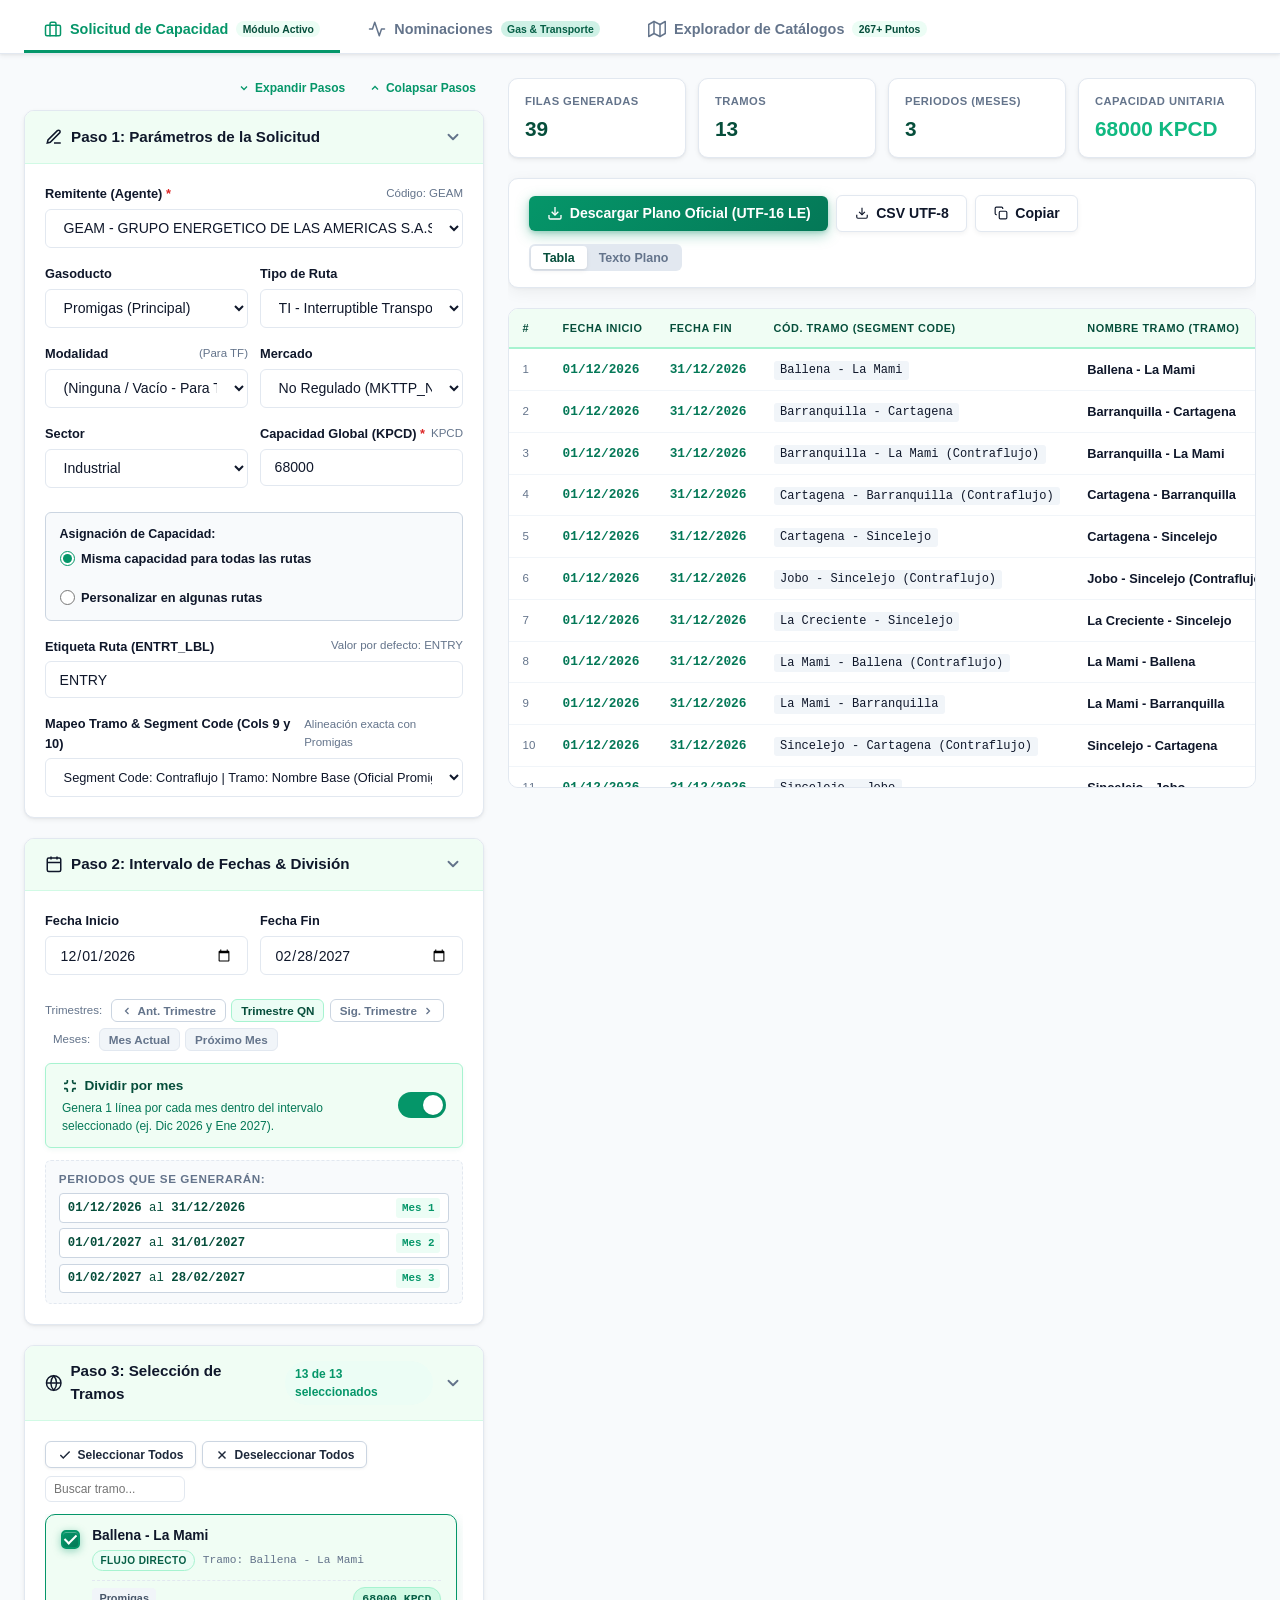
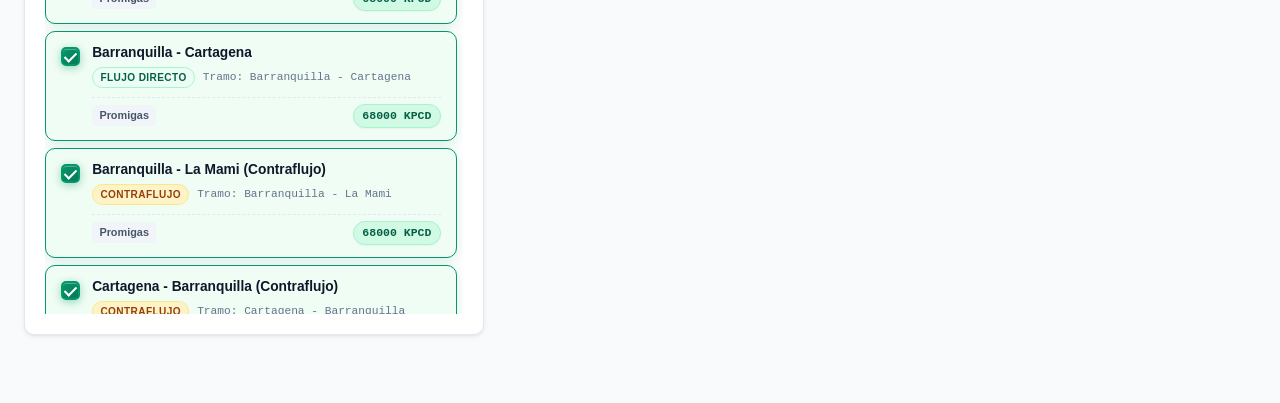
<file: docs/planos-promigas/index.html>
<!DOCTYPE html>



<html lang="es">



<head>



  <meta charset="UTF-8">



  <meta name="viewport" content="width=device-width, initial-scale=1.0">



  <title>Promigas Planos | Solicitud de Capacidad</title>



  <meta name="description" content="Generador oficial de archivos planos CSV para la plataforma de transporte de gas de Promigas. Solicitudes de capacidad, nominaciones y contratos.">



  <link rel="stylesheet" href="styles.css?v=20261027_qn_rev">



  <link rel="icon" type="image/svg+xml" href="promigas-logo.svg">



</head>



<body>







  <!-- Navigation Tabs -->



  <nav class="app-nav">



    <div class="container">



      <div class="nav-tabs" role="tablist">

        <button class="nav-tab-btn active" data-tab="tab-capacity" role="tab" aria-selected="true">

          <svg width="18" height="18" viewBox="0 0 24 24" fill="none" stroke="currentColor" stroke-width="2" stroke-linecap="round" stroke-linejoin="round">

            <rect x="2" y="7" width="20" height="14" rx="2" ry="2"></rect>

            <path d="M16 21V5a2 2 0 0 0-2-2h-4a2 2 0 0 0-2 2v16"></path>

          </svg>

          Solicitud de Capacidad

          <span class="tab-badge">Módulo Activo</span>

        </button>



        <button class="nav-tab-btn" data-tab="tab-nominaciones" role="tab" aria-selected="false">

          <svg width="18" height="18" viewBox="0 0 24 24" fill="none" stroke="currentColor" stroke-width="2" stroke-linecap="round" stroke-linejoin="round">

            <polyline points="22 12 18 12 15 21 9 3 6 12 2 12"></polyline>

          </svg>

          Nominaciones

          <span class="tab-badge" style="background: rgba(16, 185, 129, 0.2); color: #065f46; font-weight: 700;">Gas & Transporte</span>

        </button>



        <button class="nav-tab-btn" data-tab="tab-catalogs" role="tab" aria-selected="false">

          <svg width="18" height="18" viewBox="0 0 24 24" fill="none" stroke="currentColor" stroke-width="2" stroke-linecap="round" stroke-linejoin="round">

            <polygon points="1 6 1 22 8 18 16 22 23 18 23 2 16 6 8 2 1 6"></polygon>

            <line x1="8" y1="2" x2="8" y2="18"></line>

            <line x1="16" y1="6" x2="16" y2="22"></line>

          </svg>

          Explorador de Catálogos

          <span class="tab-badge">267+ Puntos</span>

        </button>

      </div>

    </div>

  </nav>







  <!-- Main Container -->



  <main class="main-content">



    <div class="container">







      <!-- ====================================================================



           TAB 1: SOLICITUD DE CAPACIDAD DE TRANSPORTE (PRIMARY MODULE)



           ==================================================================== -->



      <section id="tab-capacity" class="tab-pane active" role="tabpanel">



        <div class="generator-grid">







          <!-- Left Column: Parameters and Controls -->



          <div class="form-column">







            <!-- Step Accordion Controls -->



            <div class="steps-toggle-bar">



              <button type="button" class="btn-toggle-all-steps" id="btn-expand-all-steps">



                <svg width="12" height="12" viewBox="0 0 24 24" fill="none" stroke="currentColor" stroke-width="2.5"><polyline points="6 9 12 15 18 9"></polyline></svg>



                Expandir Pasos



              </button>



              <button type="button" class="btn-toggle-all-steps" id="btn-collapse-all-steps">



                <svg width="12" height="12" viewBox="0 0 24 24" fill="none" stroke="currentColor" stroke-width="2.5"><polyline points="18 15 12 9 6 15"></polyline></svg>



                Colapsar Pasos



              </button>



            </div>







            <!-- Card 1: Configuration Parameters (Desplegable) -->



            <div class="card card-collapsible" id="card-step-1">



              <div class="card-header" data-toggle="collapse" data-target="#card-step-1" title="Clic para desplegar / colapsar">



                <h3 class="card-title">



                  <svg width="18" height="18" viewBox="0 0 24 24" fill="none" stroke="currentColor" stroke-width="2"><path d="M12 20h9"></path><path d="M16.5 3.5a2.121 2.121 0 0 1 3 3L7 19l-4 1 1-4L16.5 3.5z"></path></svg>



                  Paso 1: Parámetros de la Solicitud



                </h3>



                <div class="card-header-actions">



                  <span class="step-summary-badge" id="step-1-summary">GEAM | TI | 100 KPCD</span>



                  <div class="chevron-icon">



                    <svg width="18" height="18" viewBox="0 0 24 24" fill="none" stroke="currentColor" stroke-width="2.5" stroke-linecap="round" stroke-linejoin="round"><polyline points="6 9 12 15 18 9"></polyline></svg>



                  </div>



                </div>



              </div>



              <div class="card-body">







                <!-- Remitente -->



                <div class="form-group">



                  <label class="form-label" for="select-remitente">



                    <span>Remitente (Agente) <strong style="color: var(--danger);">*</strong></span>



                    <span class="label-hint" id="remitente-code-badge">Código: GEAM</span>



                  </label>



                  <select id="select-remitente" class="form-select">



                    <!-- Populated dynamically via JS -->



                  </select>



                </div>







                <!-- Gasoducto y Tipo de Ruta -->



                <div class="form-row">



                  <div class="form-group">



                    <label class="form-label" for="select-gasoducto">Gasoducto</label>



                    <select id="select-gasoducto" class="form-select">



                      <option value="Promigas" selected>Promigas (Principal)</option>



                      <option value="Promioriente">Promioriente</option>



                      <option value="Transmetano">Transmetano</option>



                      <option value="Transoccidente">Transoccidente</option>



                      <option value="Todos">Todos los Gasoductos</option>



                    </select>



                  </div>







                  <div class="form-group">



                    <label class="form-label" for="select-tipo-ruta">Tipo de Ruta</label>



                    <select id="select-tipo-ruta" class="form-select">



                      <option value="TI" selected>TI - Interruptible Transportation</option>



                      <option value="TF">TF - Firm Transportation</option>



                    </select>



                  </div>



                </div>







                <!-- Modalidad y Mercado -->



                <div class="form-row">



                  <div class="form-group">



                    <label class="form-label" for="select-modalidad">



                      <span>Modalidad</span>



                      <span class="label-hint">(Para TF)</span>



                    </label>



                    <select id="select-modalidad" class="form-select">



                      <option value="">(Ninguna / Vacío - Para TI)</option>



                      <option value="CF">CF - Contrato Firme Trimestral</option>



                      <option value="OCT">OCT - Opción de Compra de Transporte</option>



                      <option value="CFC">CFC - Contrato Firmeza Condicionada</option>



                      <option value="CC">CC - Contrato de Contingencia</option>



                      <option value="OS">OS - OtroSi Diario</option>



                    </select>



                  </div>







                  <div class="form-group">



                    <label class="form-label" for="select-mercado">Mercado</label>



                    <select id="select-mercado" class="form-select">



                      <option value="MKTTP_NOREG" selected>No Regulado (MKTTP_NOREG)</option>



                      <option value="MKTTP_REG">Regulado (MKTTP_REG)</option>



                    </select>



                  </div>



                </div>







                <!-- Sector y Capacidad Solicitada -->



                <div class="form-row">



                  <div class="form-group">



                    <label class="form-label" for="select-sector">Sector</label>



                    <select id="select-sector" class="form-select">



                      <option value="SECTP_INDUST" selected>Industrial</option>



                      <option value="SECTP_TRANSGAS">Gas para transportadores</option>



                      <option value="SECTP_RESID">Domestico</option>



                      <option value="SECTP_REFIN">Refineria</option>



                      <option value="SECTP_GNVC">Gas Natural Vehicular Comprimido</option>



                      <option value="SECTP_ELECGEN">Plantas de Generación Térmica</option>



                      <option value="SECTP_COMMER">Comercial</option>



                      <option value="SECTP_PETRO">Petroquímica</option>



                    </select>



                  </div>







                  <div class="form-group">



                    <label class="form-label" for="input-capacidad">



                      <span>Capacidad Global (KPCD) <strong style="color: var(--danger);">*</strong></span>



                      <span class="label-hint">KPCD</span>



                    </label>



                    <input type="number" id="input-capacidad" class="form-control" value="68000" min="0" step="any" placeholder="Ej: 68000">



                  </div>



                </div>







                <!-- Capacidad Mode Selector -->



                <div class="capacity-mode-card">



                  <div style="display: flex; justify-content: space-between; align-items: center; margin-bottom: 0.25rem;">



                    <span style="font-size: 0.78rem; font-weight: 700; color: var(--text-main);">Asignación de Capacidad:</span>



                    <button type="button" class="btn-preset" id="btn-sync-all-capacity" style="font-size: 0.7rem; padding: 0.15rem 0.5rem; display: none;">Copiar global a todos</button>



                  </div>



                  <div class="radio-group-capacity">



                    <label class="radio-item">



                      <input type="radio" name="capacity-mode" id="cap-mode-all" value="all" checked>



                      <span>Misma capacidad para todas las rutas</span>



                    </label>



                    <label class="radio-item">



                      <input type="radio" name="capacity-mode" id="cap-mode-custom" value="custom">



                      <span>Personalizar en algunas rutas</span>



                    </label>



                  </div>



                </div>







                <!-- ENTRT_LBL (Etiqueta por defecto ENTRY) -->



                <div class="form-group" style="margin-top: 1rem;">



                  <label class="form-label" for="input-entrt-lbl">



                    <span>Etiqueta Ruta (ENTRT_LBL)</span>



                    <span class="label-hint">Valor por defecto: ENTRY</span>



                  </label>



                  <input type="text" id="input-entrt-lbl" class="form-control" value="ENTRY" placeholder="ENTRY">



                </div>







                <!-- Segment Code & Tramo Format Selector -->



                <div class="form-group" style="margin-top: 0.75rem;">



                  <label class="form-label" for="select-tramo-code-mode">



                    <span>Mapeo Tramo & Segment Code (Cols 9 y 10)</span>



                    <span class="label-hint">Alineación exacta con Promigas</span>



                  </label>



                  <select id="select-tramo-code-mode" class="form-select" style="font-size: 0.8rem; font-weight: 500;">



                    <option value="official" selected>Segment Code: Contraflujo | Tramo: Nombre Base (Oficial Promigas - Recomendado)</option>



                    <option value="both_flow">Ambos con Contraflujo (Segment Code & Tramo)</option>



                    <option value="both_base">Ambos con Nombre Base (Sin Contraflujo)</option>



                    <option value="inverted">Segment Code: Nombre Base | Tramo: Contraflujo</option>



                  </select>



                </div>







              </div>



            </div>







            <!-- Card 2: Vigencia Temporal & División Mensual (Desplegable) -->



            <div class="card card-collapsible" id="card-step-2">



              <div class="card-header" data-toggle="collapse" data-target="#card-step-2" title="Clic para desplegar / colapsar">



                <h3 class="card-title">



                  <svg width="18" height="18" viewBox="0 0 24 24" fill="none" stroke="currentColor" stroke-width="2"><rect x="3" y="4" width="18" height="18" rx="2" ry="2"></rect><line x1="16" y1="2" x2="16" y2="6"></line><line x1="8" y1="2" x2="8" y2="6"></line><line x1="3" y1="10" x2="21" y2="10"></line></svg>



                  Paso 2: Intervalo de Fechas & División



                </h3>



                <div class="card-header-actions">



                  <span class="step-summary-badge" id="step-2-summary">01/12/2026 - 28/02/2027</span>



                  <div class="chevron-icon">



                    <svg width="18" height="18" viewBox="0 0 24 24" fill="none" stroke="currentColor" stroke-width="2.5" stroke-linecap="round" stroke-linejoin="round"><polyline points="6 9 12 15 18 9"></polyline></svg>



                  </div>



                </div>



              </div>



              <div class="card-body">



                <div class="form-row">



                  <div class="form-group">



                    <label class="form-label" for="input-fecha-inicio">Fecha Inicio</label>



                    <input type="date" id="input-fecha-inicio" class="form-control" value="2026-12-01">



                  </div>



                  <div class="form-group">



                    <label class="form-label" for="input-fecha-fin">Fecha Fin</label>



                    <input type="date" id="input-fecha-fin" class="form-control" value="2027-02-28">



                  </div>



                </div>







                <!-- Quick Presets -->



                <div class="date-presets">
                  <span style="font-size: 0.72rem; color: var(--text-muted); align-self: center; margin-right: 0.2rem;">Trimestres:</span>
                  <button type="button" class="btn-preset btn-preset-quarter-nav" id="preset-prev-quarter" title="Retroceder al trimestre anterior">
                    <svg width="12" height="12" viewBox="0 0 24 24" fill="none" stroke="currentColor" stroke-width="2.5"><polyline points="15 18 9 12 15 6"></polyline></svg>
                    Ant. Trimestre
                  </button>
                  <button type="button" class="btn-preset" id="preset-quarter" title="Fijar Trimestre QN: Próximo trimestre al actual (01/12/2026 al 28/02/2027)" style="font-weight: 700; color: var(--primary-dark); background: var(--primary-light); border-color: #a7f3d0;">Trimestre QN</button>
                  <button type="button" class="btn-preset btn-preset-quarter-nav" id="preset-next-quarter" title="Avanzar al siguiente trimestre">
                    Sig. Trimestre
                    <svg width="12" height="12" viewBox="0 0 24 24" fill="none" stroke="currentColor" stroke-width="2.5"><polyline points="9 18 15 12 9 6"></polyline></svg>
                  </button>

                  <span style="font-size: 0.72rem; color: var(--text-muted); align-self: center; margin-left: 0.5rem; margin-right: 0.2rem;">Meses:</span>
                  <button type="button" class="btn-preset" id="preset-current-month" title="Mes actual completo">Mes Actual</button>
                  <button type="button" class="btn-preset" id="preset-next-month" title="Próximo mes completo">Próximo Mes</button>
                </div>







                <!-- Toggle Dividir por Mes -->



                <div class="toggle-wrapper">



                  <div class="toggle-info">



                    <h4>



                      <svg width="16" height="16" viewBox="0 0 24 24" fill="none" stroke="currentColor" stroke-width="2.5"><path d="M8 3v3a2 2 0 0 1-2 2H3m18 0h-3a2 2 0 0 1-2-2V3m0 18v-3a2 2 0 0 1 2-2h3M3 16h3a2 2 0 0 1 2 2v3"/></svg>



                      Dividir por mes



                    </h4>



                    <p>Genera 1 línea por cada mes dentro del intervalo seleccionado (ej. Dic 2026 y Ene 2027).</p>



                  </div>



                  <label class="switch">



                    <input type="checkbox" id="check-dividir-mes" checked>



                    <span class="slider"></span>



                  </label>



                </div>







                <!-- Calculated periods preview -->



                <div class="periods-preview-box" id="periods-preview-box">



                  <div class="periods-header">Periodos que se generarán:</div>



                  <div class="periods-list" id="periods-list">



                    <!-- Populated dynamically via JS -->



                  </div>



                </div>







              </div>



            </div>







            <!-- Card 3: Selección de Tramos (Desplegable) -->



            <div class="card card-collapsible" id="card-step-3">



              <div class="card-header" data-toggle="collapse" data-target="#card-step-3" title="Clic para desplegar / colapsar">



                <h3 class="card-title">



                  <svg width="18" height="18" viewBox="0 0 24 24" fill="none" stroke="currentColor" stroke-width="2"><circle cx="12" cy="12" r="10"></circle><line x1="2" y1="12" x2="22" y2="12"></line><path d="M12 2a15.3 15.3 0 0 1 4 10 15.3 15.3 0 0 1-4 10 15.3 15.3 0 0 1-4-10 15.3 15.3 0 0 1 4-10z"></path></svg>



                  Paso 3: Selección de Tramos



                </h3>



                <div class="card-header-actions">



                  <span class="tramos-counter" id="tramos-counter">13 de 13 seleccionados</span>



                  <div class="chevron-icon">



                    <svg width="18" height="18" viewBox="0 0 24 24" fill="none" stroke="currentColor" stroke-width="2.5" stroke-linecap="round" stroke-linejoin="round"><polyline points="6 9 12 15 18 9"></polyline></svg>



                  </div>



                </div>



              </div>



              <div class="card-body">



                



                <div class="tramos-controls">



                  <div class="tramos-btn-group">



                    <button type="button" class="btn-tramo-action" id="btn-select-all-tramos">



                      <svg width="14" height="14" viewBox="0 0 24 24" fill="none" stroke="currentColor" stroke-width="2.5"><polyline points="20 6 9 17 4 12"></polyline></svg>



                      Seleccionar Todos



                    </button>



                    <button type="button" class="btn-tramo-action" id="btn-deselect-all-tramos">



                      <svg width="14" height="14" viewBox="0 0 24 24" fill="none" stroke="currentColor" stroke-width="2.5"><line x1="18" y1="6" x2="6" y2="18"></line><line x1="6" y1="6" x2="18" y2="18"></line></svg>



                      Deseleccionar Todos



                    </button>



                  </div>



                  <input type="text" id="filter-tramo-text" class="form-control" style="width: 140px; padding: 0.3rem 0.5rem; font-size: 0.75rem;" placeholder="Buscar tramo...">



                </div>







                <!-- Tramos Grid List -->



                <div class="tramos-grid" id="tramos-grid">



                  <!-- Dynamically rendered -->



                </div>







              </div>



            </div>







          </div>







          <!-- Right Column: Live Output & Export Console -->



          <div class="preview-column">



            <div class="preview-sticky">







              <!-- Metrics Summary Cards -->



              <div class="metrics-row">



                <div class="metric-card">



                  <span class="metric-label">Filas Generadas</span>



                  <span class="metric-value" id="stat-total-rows">12</span>



                </div>



                <div class="metric-card">



                  <span class="metric-label">Tramos</span>



                  <span class="metric-value" id="stat-total-tramos">6</span>



                </div>



                <div class="metric-card">



                  <span class="metric-label">Periodos (Meses)</span>



                  <span class="metric-value" id="stat-total-periods">2</span>



                </div>



                <div class="metric-card">



                  <span class="metric-label">Capacidad Unitaria</span>



                  <span class="metric-value accent" id="stat-total-capacity">100 KPCD</span>



                </div>



              </div>







              <!-- Export Actions Bar -->



              <div class="export-actions-bar">



                <div class="export-btn-group">



                  <button type="button" class="btn btn-primary" id="btn-download-official">



                    <svg width="16" height="16" viewBox="0 0 24 24" fill="none" stroke="currentColor" stroke-width="2"><path d="M21 15v4a2 2 0 0 1-2 2H5a2 2 0 0 1-2-2v-4"></path><polyline points="7 10 12 15 17 10"></polyline><line x1="12" y1="15" x2="12" y2="3"></line></svg>



                    Descargar Plano Oficial (UTF-16 LE)



                  </button>







                  <button type="button" class="btn btn-secondary" id="btn-download-utf8" title="Compatible con Excel estándar">



                    <svg width="14" height="14" viewBox="0 0 24 24" fill="none" stroke="currentColor" stroke-width="2"><path d="M21 15v4a2 2 0 0 1-2 2H5a2 2 0 0 1-2-2v-4"></path><polyline points="7 10 12 15 17 10"></polyline><line x1="12" y1="15" x2="12" y2="3"></line></svg>



                    CSV UTF-8



                  </button>







                  <button type="button" class="btn btn-secondary" id="btn-copy-clipboard" title="Copiar filas al portapapeles">



                    <svg width="14" height="14" viewBox="0 0 24 24" fill="none" stroke="currentColor" stroke-width="2"><rect x="9" y="9" width="13" height="13" rx="2" ry="2"></rect><path d="M5 15H4a2 2 0 0 1-2-2V4a2 2 0 0 1 2-2h9a2 2 0 0 1 2 2v1"></path></svg>



                    Copiar



                  </button>



                </div>







                <div class="view-toggle-btns">



                  <button type="button" class="btn-view-toggle active" id="btn-view-table">Tabla</button>



                  <button type="button" class="btn-view-toggle" id="btn-view-raw">Texto Plano</button>



                </div>



              </div>







              <!-- Output View 1: Interactive Table -->



              <div id="output-table-container" class="table-responsive">



                <table class="preview-table">



                  <thead>



                    <tr>



                      <th>#</th>



                      <th>Fecha Inicio</th>



                      <th>Fecha Fin</th>



                      <th>Cód. Tramo (Segment Code)</th>



                      <th>Nombre Tramo (Tramo)</th>



                      <th>Remitente</th>



                      <th>Ruta</th>



                      <th>Mercado</th>



                      <th>Sector</th>



                      <th style="text-align: right;">Capacidad</th>



                    </tr>



                  </thead>



                  <tbody id="preview-table-body">



                    <!-- Populated dynamically via JS -->



                  </tbody>



                </table>



              </div>







              <!-- Output View 2: Raw CSV Plain Text -->



              <div id="output-raw-container" style="display: none;">



                <pre class="raw-code-box" id="raw-csv-code"></pre>



              </div>







            </div>



          </div>







        </div>



      </section>







      <!-- ====================================================================



           TAB 2: NOMINACIONES DE GAS Y TRANSPORTE (SUMINISTRO & TRANSPORTE)



           ==================================================================== -->



      <section id="tab-nominaciones" class="tab-pane" role="tabpanel">



        



        <!-- Nominaciones Sub-Navigation (Gas vs Transporte) -->



        <div class="nom-subnav-bar">



          <button type="button" class="nom-subtab-btn active" id="btn-subtab-gas" data-nom-subtab="nom-subpane-gas">
            <svg width="18" height="18" viewBox="0 0 24 24" fill="none" stroke="currentColor" stroke-width="2" stroke-linecap="round" stroke-linejoin="round">
              <path d="M12 2v20M17 5H9.5a3.5 3.5 0 0 0 0 7h5a3.5 3.5 0 0 1 0 7H6"></path>
            </svg>
            Nominación de Gas (Suministro)
          </button>







          <button type="button" class="nom-subtab-btn" id="btn-subtab-transporte" data-nom-subtab="nom-subpane-transporte">



            <svg width="18" height="18" viewBox="0 0 24 24" fill="none" stroke="currentColor" stroke-width="2" stroke-linecap="round" stroke-linejoin="round">



              <rect x="1" y="3" width="15" height="13"></rect>



              <polygon points="16 8 20 8 23 11 23 16 16 16 16 8"></polygon>



              <circle cx="5.5" cy="18.5" r="2.5"></circle>



              <circle cx="18.5" cy="18.5" r="2.5"></circle>



            </svg>



            Nominación de Transporte (Horaria)



            <span class="badge-promigas badge-tag" style="font-size: 0.7rem;">24 Horas / Día</span>



          </button>



        </div>







        <!-- ==========================================



             SUBPANE 1: NOMINACIÓN DE GAS (SUMINISTRO)



             ========================================== -->



                <!-- ==========================================

             SUBPANE 1: NOMINACIÓN DE GAS (SUMINISTRO)

             ========================================== -->

        <div id="nom-subpane-gas" class="nom-subpane active">

          

          <!-- Metrics Ribbon (Dashboards) Arriba -->

          <div class="nom-metrics-grid" style="margin-bottom: 1.25rem;">

            <div class="nom-metric-card">

              <span class="nom-metric-label">Transacciones Activas</span>

              <span class="nom-metric-val" id="metric-gas-active-lines">0</span>

              <span class="nom-metric-badge success">En configuración</span>

            </div>



            <div class="nom-metric-card">

              <span class="nom-metric-label">Filas Plano Mensual</span>

              <span class="nom-metric-val" id="metric-gas-total-rows">0</span>

              <span class="nom-metric-badge success">Líneas × Días</span>

            </div>



            <div class="nom-metric-card">

              <span class="nom-metric-label">Total Compras</span>

              <span class="nom-metric-val" id="metric-gas-total-purchases">0</span>

              <span class="nom-metric-badge" style="background: #dbeafe; color: #1e40af;">MBTU / día</span>

            </div>



            <div class="nom-metric-card">

              <span class="nom-metric-label">Total Ventas</span>

              <span class="nom-metric-val" id="metric-gas-total-sales">0</span>

              <span class="nom-metric-badge" style="background: #dcfce7; color: #166534;">MBTU / día</span>

            </div>



            <div class="nom-metric-card" id="metric-gas-balance-card">

              <span class="nom-metric-label">Balance Gas (Compras - Ventas)</span>

              <span class="nom-metric-val" id="metric-gas-balance">0</span>

              <span class="nom-metric-badge success" id="metric-gas-balance-badge">Equilibrado ✓</span>

            </div>

          </div>



          <!-- Período y Plantilla de Acceso Rápido -->

          <div class="card" style="margin-bottom: 1.25rem;">

            <div class="card-header" style="flex-wrap: wrap; gap: 0.75rem;">

              <h3 class="card-title">

                <svg width="20" height="20" viewBox="0 0 24 24" fill="none" stroke="currentColor" stroke-width="2"><circle cx="12" cy="12" r="10"></circle><polyline points="12 6 12 12 16 14"></polyline></svg>

                Período y Plantilla de Acceso Rápido

              </h3>

              <div style="display: flex; gap: 0.5rem; flex-wrap: wrap;">

                <button type="button" class="btn btn-primary" id="btn-load-gas-preset" title="Carga las 15 operaciones habituales de GEAM">

                  <svg width="16" height="16" viewBox="0 0 24 24" fill="none" stroke="currentColor" stroke-width="2"><path d="M13 2L3 14h9l-1 8 10-12h-9l1-8z"></path></svg>

                  Plantilla

                </button>

                <button type="button" class="btn btn-secondary" id="btn-add-gas-row">

                  <svg width="16" height="16" viewBox="0 0 24 24" fill="none" stroke="currentColor" stroke-width="2"><line x1="12" y1="5" x2="12" y2="19"></line><line x1="5" y1="12" x2="19" y2="12"></line></svg>

                  Agregar Línea

                </button>

                <button type="button" class="btn btn-outline" id="btn-clear-gas-rows" style="color: var(--danger); border-color: #fca5a5;">

                  Vaciar

                </button>

              </div>

            </div>

            <div class="card-body" style="padding: 1rem 1.25rem;">

              <!-- Mes, Año y Días en la misma fila con cuadros compactos -->

              <div style="display: flex; align-items: flex-end; gap: 1.25rem; flex-wrap: wrap;">

                <div class="form-group" style="width: 170px; margin-bottom: 0;">

                  <label class="form-label" for="nom-gas-mes" style="margin-bottom: 0.3rem;">Mes de Nominación</label>

                  <select id="nom-gas-mes" class="form-select" style="padding: 0.45rem 0.65rem;">

                    <option value="1">01 - Enero</option>

                    <option value="2">02 - Febrero</option>

                    <option value="3">03 - Marzo</option>

                    <option value="4">04 - Abril</option>

                    <option value="5">05 - Mayo</option>

                    <option value="6">06 - Junio</option>

                    <option value="7">07 - Julio</option>

                    <option value="8">08 - Agosto</option>

                    <option value="9">09 - Septiembre</option>

                    <option value="10" selected>10 - Octubre</option>

                    <option value="11">11 - Noviembre</option>

                    <option value="12">12 - Diciembre</option>

                  </select>

                </div>



                <div class="form-group" style="width: 110px; margin-bottom: 0;">

                  <label class="form-label" for="nom-gas-ano" style="margin-bottom: 0.3rem;">Año</label>

                  <input type="number" id="nom-gas-ano" class="form-control" value="2026" min="2024" max="2035" style="padding: 0.45rem 0.65rem;">

                </div>



                <div class="form-group" style="margin-bottom: 0;">

                  <label class="form-label" style="margin-bottom: 0.3rem;">Días en el Mes</label>

                  <div style="display: flex; align-items: center; gap: 0.6rem; height: 38px;">

                    <span class="badge-promigas badge-tag" id="gas-dias-mes-badge" style="font-size: 0.85rem; padding: 0.35rem 0.75rem;">

                      31 Días

                    </span>

                    <span style="font-size: 0.8rem; color: var(--text-muted);" id="gas-period-summary">

                      01/10/2026 al 31/10/2026

                    </span>

                  </div>

                </div>

              </div>

            </div>

          </div>



          <!-- Configuration Table -->

          <div class="card" style="margin-bottom: 1.5rem;">

            <div class="card-header">

              <h3 class="card-title">

                <svg width="20" height="20" viewBox="0 0 24 24" fill="none" stroke="currentColor" stroke-width="2"><path d="M9 3H5a2 2 0 0 0-2 2v4m6-6h10a2 2 0 0 1 2 2v4M9 3v18m0 0h10a2 2 0 0 0 2-2V9M9 21H5a2 2 0 0 1-2-2V9m0 0h18"></path></svg>

                Tabla de Configuración de Nominaciones

              </h3>

              <div style="display: flex; align-items: center; gap: 0.75rem;">

                <span style="display: inline-flex; align-items: center; gap: 0.35rem; font-size: 0.75rem; color: #1e40af; background: #eff6ff; padding: 0.2rem 0.5rem; border-radius: 4px; border: 1px solid #bfdbfe;">

                  <span style="width: 10px; height: 10px; background: #3b82f6; border-radius: 2px;"></span> Compra (Azul)

                </span>

                <span style="display: inline-flex; align-items: center; gap: 0.35rem; font-size: 0.75rem; color: #166534; background: #f0fdf4; padding: 0.2rem 0.5rem; border-radius: 4px; border: 1px solid #bbf7d0;">

                  <span style="width: 10px; height: 10px; background: #10b981; border-radius: 2px;"></span> Venta (Verde)

                </span>

              </div>

            </div>

            <div class="card-body" style="padding: 0;">

              <div class="table-responsive">

                <table class="nom-table">

                  <thead>

                    <tr>

                      <th style="width: 40px;">#</th>

                      <th style="width: 110px;">Tipo</th>

                      <th style="min-width: 170px;">Punto Suministro</th>

                      <th style="min-width: 220px;">Comprador</th>

                      <th style="min-width: 220px;">Vendedor</th>

                      <th style="width: 130px; text-align: right;">Cantidad (MBTU)</th>

                      <th style="width: 80px; text-align: center;">Unidad</th>

                      <th style="width: 90px; text-align: center;">Validación</th>

                      <th style="width: 50px; text-align: center;"></th>

                    </tr>

                  </thead>

                  <tbody id="nom-gas-table-body">

                    <!-- Populated dynamically via JS -->

                  </tbody>

                </table>

              </div>

            </div>

          </div>



          <!-- Live Preview & Official CSV Export -->

          <div class="card">

            <div class="card-header" style="flex-wrap: wrap; gap: 0.75rem;">

              <div>

                <h3 class="card-title">

                  <svg width="20" height="20" viewBox="0 0 24 24" fill="none" stroke="currentColor" stroke-width="2"><path d="M14 2H6a2 2 0 0 0-2 2v16a2 2 0 0 0 2 2h12a2 2 0 0 0 2-2V8z"></path><polyline points="14 2 14 8 20 8"></polyline><line x1="16" y1="13" x2="8" y2="13"></line><line x1="16" y1="17" x2="8" y2="17"></line></svg>

                  Previsualización del Plano Generado

                </h3>

                <p style="font-size: 0.8rem; color: var(--text-muted); margin-top: 0.2rem;">

                  13 columnas oficiales con códigos de agente, punto y transacción resueltos.

                </p>

              </div>



              <div style="display: flex; gap: 0.5rem; align-items: center; flex-wrap: wrap;">

                <input type="text" id="filter-nom-gas-preview" class="form-control" placeholder="Buscar en previsualización..." style="width: 220px; font-size: 0.82rem; height: 38px;">

                <button type="button" class="btn btn-primary btn-excel-download" id="btn-export-nom-gas-csv" title="Descargar Plano Gas (NOM_CGAPR_COMP.csv)">
                  <svg class="btn-icon" width="16" height="16" viewBox="0 0 24 24" fill="none" stroke="currentColor" stroke-width="2" stroke-linecap="round" stroke-linejoin="round">
                    <path d="M21 15v4a2 2 0 0 1-2 2H5a2 2 0 0 1-2-2v-4"></path>
                    <polyline points="7 10 12 15 17 10"></polyline>
                    <line x1="12" y1="15" x2="12" y2="3"></line>
                  </svg>
                  <span>Descargar</span>
                  <svg class="excel-badge-icon" viewBox="0 0 24 24" width="18" height="18" fill="none">
                    <rect x="2" y="2" width="20" height="20" rx="3" fill="#107c41"/>
                    <path d="M14 2v6h6" fill="#185a37"/>
                    <path d="M7 8l2.8 4-2.8 4h2.2l1.8-2.7 1.8 2.7h2.2l-2.8-4 2.8-4h-2.2l-1.8 2.7L9.2 8H7z" fill="#ffffff"/>
                  </svg>
                </button>

              </div>

            </div>



            <div class="card-body" style="padding: 0;">

              <div class="table-responsive" style="max-height: 520px;">

                <table class="preview-table">

                  <thead>

                    <tr>

                      <th>#</th>

                      <th>ENTRY</th>

                      <th>Cód. Punto</th>

                      <th>Punto Suministro</th>

                      <th>Fecha Inicio</th>

                      <th>Fecha Fin</th>

                      <th>Cód. Trans.</th>

                      <th>Tipo Transacción</th>

                      <th>Cód. Vendedor</th>

                      <th>Vendedor</th>

                      <th>Cód. Comprador</th>

                      <th>Comprador</th>

                      <th style="text-align: right;">Cantidad</th>

                      <th>Unidad</th>

                    </tr>

                  </thead>

                  <tbody id="nom-gas-preview-body">

                    <!-- Populated dynamically via JS -->

                  </tbody>

                </table>

              </div>

              <div style="padding: 0.75rem 1.25rem; background: #f8fafc; border-top: 1px solid var(--border-color); display: flex; justify-content: space-between; align-items: center; font-size: 0.8rem; color: var(--text-muted);">

                <span id="nom-gas-rows-counter">0 filas generadas</span>

                <span>Codificación Oficial UTF-16 LE | Delimitador Punto y Coma (;)</span>

              </div>

            </div>

          </div>



        </div>



                <!-- ==============================================

             SUBPANE 2: NOMINACIÓN DE TRANSPORTE (HORARIA)

             ============================================== -->

                <!-- ==============================================
             SUBPANE 2: NOMINACIÓN DE TRANSPORTE (HORARIA)
             ============================================== -->
        <div id="nom-subpane-transporte" class="nom-subpane" style="display: none;">
          
          <!-- Parameters Card (Desplegable) -->
          <div class="card card-collapsible" id="card-nom-trans-params" style="margin-bottom: 1.25rem;">
            <div class="card-header" data-toggle="collapse" data-target="#card-nom-trans-params" style="cursor: pointer; flex-wrap: wrap; gap: 0.75rem;" title="Clic para desplegar / colapsar">
              <h3 class="card-title">
                <svg width="20" height="20" viewBox="0 0 24 24" fill="none" stroke="currentColor" stroke-width="2"><rect x="1" y="3" width="15" height="13"></rect><polygon points="16 8 20 8 23 11 23 16 16 16 16 8"></polygon><circle cx="5.5" cy="18.5" r="2.5"></circle><circle cx="18.5" cy="18.5" r="2.5"></circle></svg>
                Parámetros de la Nominación de Transporte
              </h3>
              <div class="card-header-actions" style="display: flex; align-items: center; gap: 0.75rem;">
                <button type="button" class="btn btn-secondary" id="btn-load-trans-preset">
                  <svg width="16" height="16" viewBox="0 0 24 24" fill="none" stroke="currentColor" stroke-width="2"><path d="M13 2L3 14h9l-1 8 10-12h-9l1-8z"></path></svg>
                  Cargar Caso Ballena
                </button>
                <div class="chevron-icon">
                  <svg width="18" height="18" viewBox="0 0 24 24" fill="none" stroke="currentColor" stroke-width="2.5" stroke-linecap="round" stroke-linejoin="round"><polyline points="6 9 12 15 18 9"></polyline></svg>
                </div>
              </div>
            </div>
            <div class="card-body">
              
              <div class="trans-params-container">
                <!-- Row 1: Mes, Año, Contrato, Cantidad Diaria -->
                <div class="trans-grid-row-1">
                  <div class="form-group">
                    <label class="form-label" for="nom-trans-mes">Mes</label>
                    <select id="nom-trans-mes" class="form-select">
                      <option value="1">01 - Enero</option>
                      <option value="2">02 - Febrero</option>
                      <option value="3">03 - Marzo</option>
                      <option value="4">04 - Abril</option>
                      <option value="5">05 - Mayo</option>
                      <option value="6">06 - Junio</option>
                      <option value="7" selected>07 - Julio</option>
                      <option value="8">08 - Agosto</option>
                      <option value="9">09 - Septiembre</option>
                      <option value="10">10 - Octubre</option>
                      <option value="11">11 - Noviembre</option>
                      <option value="12">12 - Diciembre</option>
                    </select>
                  </div>

                  <div class="form-group">
                    <label class="form-label" for="nom-trans-ano">Año</label>
                    <input type="number" id="nom-trans-ano" class="form-control" value="2026" min="2024" max="2035">
                  </div>

                  <div class="form-group">
                    <label class="form-label" for="nom-trans-contrato">
                      <span>Contrato</span>
                      <span class="label-hint" id="trans-contrato-badge">Oficial</span>
                    </label>
                    <input type="text" id="nom-trans-contrato" class="form-control" placeholder="Ej: P-GEAM-CI-2026-005">
                  </div>

                  <div class="form-group">
                    <label class="form-label" for="nom-trans-cantidad">
                      <span>Cantidad Diaria</span>
                      <span class="label-hint">MBTU</span>
                    </label>
                    <input type="number" id="nom-trans-cantidad" class="form-control" placeholder="0" min="0" step="1" style="font-weight: 700;">
                  </div>
                </div>

                <!-- Row 2: Punto Recibo, Punto Entrega -->
                <div class="trans-grid-row-2">
                  <div class="form-group">
                    <label class="form-label" for="nom-trans-recibo">
                      <span>Punto de Recibo</span>
                      <span class="label-hint" id="trans-recibo-badge">Cód: -</span>
                    </label>
                    <select id="nom-trans-recibo" class="form-select">
                      <!-- Populated dynamically -->
                    </select>
                  </div>

                  <div class="form-group">
                    <label class="form-label" for="nom-trans-entrega">
                      <span>Punto de Entrega</span>
                      <span class="label-hint" id="trans-entrega-badge">Cód: -</span>
                    </label>
                    <select id="nom-trans-entrega" class="form-select">
                      <!-- Populated dynamically -->
                    </select>
                  </div>
                </div>

                <!-- Row 3: Mercado, Sector, Remitente Reemplazante, Proveedor Responsable -->
                <div class="trans-grid-row-3">
                  <div class="form-group">
                    <label class="form-label" for="nom-trans-mercado">Mercado</label>
                    <select id="nom-trans-mercado" class="form-select">
                      <option value="MKTTP_NOREG" selected>No Regulado</option>
                      <option value="MKTTP_REG">Regulado</option>
                    </select>
                  </div>

                  <div class="form-group">
                    <label class="form-label" for="nom-trans-sector">Sector</label>
                    <select id="nom-trans-sector" class="form-select">
                      <!-- Populated dynamically -->
                    </select>
                  </div>

                  <div class="form-group">
                    <label class="form-label" for="nom-trans-replacing">
                      <span>Remitente Reemplazante</span>
                      <span class="label-hint">(Opcional)</span>
                    </label>
                    <input type="text" id="nom-trans-replacing" class="form-control" placeholder="Vacío por defecto">
                  </div>

                  <div class="form-group">
                    <label class="form-label" for="nom-trans-provider">
                      <span>Proveedor Responsable</span>
                      <span class="label-hint">(Opcional)</span>
                    </label>
                    <input type="text" id="nom-trans-provider" class="form-control" placeholder="Vacío por defecto">
                  </div>
                </div>
              </div>

            </div>
          </div>

          <!-- Hourly Distribution Visual Card (12 arriba y 12 abajo) -->
          <div class="card" style="margin-bottom: 1.5rem;">
            <div class="card-header" style="flex-wrap: wrap; gap: 0.75rem;">
              <h3 class="card-title">
                <svg width="20" height="20" viewBox="0 0 24 24" fill="none" stroke="currentColor" stroke-width="2"><circle cx="12" cy="12" r="10"></circle><polyline points="12 6 12 12 16 14"></polyline></svg>
                Distribución Horaria CREG (24 Horas) — Total: <span id="trans-hourly-total" style="color: var(--primary);">0 MBTU</span>
              </h3>
              <div style="display: flex; gap: 0.5rem; align-items: center; flex-wrap: wrap;">
                <span class="badge-promigas badge-tag" id="trans-hourly-check">Suma 24h = Cantidad Diaria ✓</span>
                <button type="button" class="btn btn-outline" id="btn-rebalance-trans-hours" style="font-size: 0.75rem; padding: 0.25rem 0.6rem;" title="Repartir equitativamente la cantidad diaria entre las 24 horas">
                  ↺ Repartir Automático
                </button>
              </div>
            </div>
            <div class="card-body">
              <p style="font-size: 0.82rem; color: var(--text-muted); margin-bottom: 0.75rem;">
                Modifica el valor de cualquier hora digitando en su casilla (12 horas arriba H0-H11, 12 horas abajo H12-H23). El total se actualiza en tiempo real.
              </p>
              <div class="hourly-grid" id="trans-hourly-grid">
                <!-- 24 hourly boxes (12 top, 12 bottom) rendered dynamically -->
              </div>
            </div>
          </div>

          <!-- Transport Preview & Export Card -->
          <div class="card">
            <div class="card-header" style="flex-wrap: wrap; gap: 0.75rem;">
              <div>
                <h3 class="card-title">
                  <svg width="20" height="20" viewBox="0 0 24 24" fill="none" stroke="currentColor" stroke-width="2"><path d="M14 2H6a2 2 0 0 0-2 2v16a2 2 0 0 0 2 2h12a2 2 0 0 0 2-2V8z"></path><polyline points="14 2 14 8 20 8"></polyline><line x1="16" y1="13" x2="8" y2="13"></line><line x1="16" y1="17" x2="8" y2="17"></line></svg>
                  Previsualización del Plano de Transporte
                </h3>
                <p style="font-size: 0.8rem; color: var(--text-muted); margin-top: 0.2rem;">
                  17 columnas oficiales Promigas: 24 registros por cada día del mes.
                </p>
              </div>

              <div style="display: flex; gap: 0.5rem; align-items: center; flex-wrap: wrap;">
                <input type="text" id="filter-nom-trans-preview" class="form-control" placeholder="Buscar por fecha u hora..." style="width: 200px; font-size: 0.82rem; height: 38px;">
                <button type="button" class="btn btn-primary btn-excel-download" id="btn-export-nom-trans-csv" title="Descargar Plano Transporte (CGA_PR_TRANSP.csv)">
                  <svg class="btn-icon" width="16" height="16" viewBox="0 0 24 24" fill="none" stroke="currentColor" stroke-width="2" stroke-linecap="round" stroke-linejoin="round">
                    <path d="M21 15v4a2 2 0 0 1-2 2H5a2 2 0 0 1-2-2v-4"></path>
                    <polyline points="7 10 12 15 17 10"></polyline>
                    <line x1="12" y1="15" x2="12" y2="3"></line>
                  </svg>
                  <span>Descargar</span>
                  <svg class="excel-badge-icon" viewBox="0 0 24 24" width="18" height="18" fill="none">
                    <rect x="2" y="2" width="20" height="20" rx="3" fill="#107c41"/>
                    <path d="M14 2v6h6" fill="#185a37"/>
                    <path d="M7 8l2.8 4-2.8 4h2.2l1.8-2.7 1.8 2.7h2.2l-2.8-4 2.8-4h-2.2l-1.8 2.7L9.2 8H7z" fill="#ffffff"/>
                  </svg>
                </button>
              </div>
            </div>

            <div class="card-body" style="padding: 0;">
              <div class="table-responsive" style="max-height: 520px;">
                <table class="preview-table">
                  <thead>
                    <tr>
                      <th>#</th>
                      <th>ENTRY</th>
                      <th>Fecha Inicio</th>
                      <th>Fecha Fin</th>
                      <th>Contrato</th>
                      <th>Cód. Recibo</th>
                      <th>Punto Recibo</th>
                      <th>Cód. Entrega</th>
                      <th>Punto Entrega</th>
                      <th>Hora</th>
                      <th style="text-align: right;">Cantidad</th>
                      <th>Unidad</th>
                      <th>Cód. Mercado</th>
                      <th>Mercado</th>
                      <th>Cód. Sector</th>
                      <th>Sector</th>
                      <th>Remitente Reemplazante</th>
                      <th>Proveedor Responsable?</th>
                    </tr>
                  </thead>
                  <tbody id="nom-trans-preview-body">
                    <!-- Populated dynamically via JS -->
                  </tbody>
                </table>
              </div>
              <div style="padding: 0.75rem 1.25rem; background: #f8fafc; border-top: 1px solid var(--border-color); display: flex; justify-content: space-between; align-items: center; font-size: 0.8rem; color: var(--text-muted);">
                <span id="nom-trans-rows-counter">0 filas generadas</span>
                <span>Codificación Oficial UTF-16 LE | Delimitador Punto y Coma (;)</span>
              </div>
            </div>
          </div>

        </div>

      </section>







      <!-- ====================================================================



           TAB 2: EXPLORADOR DE CATÁLOGOS OFICIALES



           ==================================================================== -->



      <section id="tab-catalogs" class="tab-pane" role="tabpanel">



        <div class="card">



          <div class="card-header">



            <h3 class="card-title">



              <svg width="20" height="20" viewBox="0 0 24 24" fill="none" stroke="currentColor" stroke-width="2"><path d="M4 19.5A2.5 2.5 0 0 1 6.5 17H20"></path><path d="M6.5 2H20v20H6.5A2.5 2.5 0 0 1 4 19.5v-15A2.5 2.5 0 0 1 6.5 2z"></path></svg>



              Catálogos Maestros de Promigas



            </h3>



            <span class="badge-promigas badge-tag">Consultas Rápidas</span>



          </div>



          <div class="card-body">



            



            <div class="catalog-toolbar">



              <div class="catalog-search">



                <input type="text" id="catalog-search-input" class="form-control" placeholder="Buscar por nombre, código o gasoducto...">



              </div>



              <div class="catalog-pill-filter">



                <button type="button" class="btn-filter-pill active" data-cat="tramos">Tramos (9)</button>



                <button type="button" class="btn-filter-pill" data-cat="recibo">Puntos Recibo (17)</button>



                <button type="button" class="btn-filter-pill" data-cat="entrega">Puntos Entrega (267)</button>



                <button type="button" class="btn-filter-pill" data-cat="remitentes">Remitentes / Agentes (90)</button>



                <button type="button" class="btn-filter-pill" data-cat="sectores">Sectores & Mercados</button>



              </div>



            </div>







            <div class="table-responsive" style="max-height: 550px;">



              <table class="preview-table">



                <thead id="catalog-table-head">



                  <!-- Dynamically rendered -->



                </thead>



                <tbody id="catalog-table-body">



                  <!-- Dynamically rendered -->



                </tbody>



              </table>



            </div>







          </div>



        </div>



      </section>







      </div>



  </main>







  







  <!-- Toast Notification Container -->



  <div class="toast-container" id="toast-container"></div>







  <!-- Scripts -->



  <script src="data.js"></script>



  <script src="app.js?v=20261027_qn_rev"></script>



</body>



</html>
</file>
<file: docs/planos-promigas/styles.css>
/* ==========================================================================
   PROMIGAS PLANOS HUB - Modern Corporate Stylesheet
   Designed for GitHub Pages & Local execution
   ========================================================================== */

:root {
  --primary: #059669;
  --primary-hover: #047857;
  --primary-light: #ecfdf5;
  --primary-dark: #064e3b;
  --accent: #10b981;
  --accent-light: #d1fae5;
  --warning: #d97706;
  --warning-light: #fef3c7;
  --danger: #dc2626;
  --danger-light: #fee2e2;
  
  --bg-body: #f8fafc;
  --bg-card: #ffffff;
  --bg-subtle: #f1f5f9;
  --bg-input: #ffffff;
  
  --text-main: #0f172a;
  --text-muted: #64748b;
  --text-light: #94a3b8;
  --text-inverse: #ffffff;
  
  --border-color: #e2e8f0;
  --border-focus: #10b981;
  
  --shadow-xs: 0 1px 3px rgba(0, 0, 0, 0.05);
  --shadow-sm: 0 2px 5px rgba(0, 0, 0, 0.06), 0 1px 2px rgba(0, 0, 0, 0.04);
  --shadow-md: 0 4px 14px rgba(0, 0, 0, 0.08), 0 2px 6px rgba(0, 0, 0, 0.05);
  --shadow-lg: 0 10px 25px -3px rgba(0, 0, 0, 0.1), 0 4px 10px -2px rgba(0, 0, 0, 0.05);
  --shadow-card: 0 4px 16px rgba(0, 0, 0, 0.06), 0 1px 3px rgba(0, 0, 0, 0.03);
  --radius-sm: 6px;
  --radius-md: 10px;
  --radius-lg: 16px;
  
  --font-sans: 'Inter', -apple-system, BlinkMacSystemFont, "Segoe UI", Roboto, Helvetica, Arial, sans-serif;
  --font-mono: 'JetBrains Mono', 'Fira Code', Consolas, Monaco, monospace;
}

* {
  box-sizing: border-box;
  margin: 0;
  padding: 0;
}

body {
  font-family: var(--font-sans);
  background-color: var(--bg-body);
  color: var(--text-main);
  line-height: 1.5;
  min-height: 100vh;
  display: flex;
  flex-direction: column;
}

/* Container */
.container {
  max-width: 1440px;
  margin: 0 auto;
  padding: 0 1.5rem;
  width: 100%;
}

/* Header & Brand */
.app-header {
  background: linear-gradient(135deg, #0f172a 0%, #1e293b 50%, #0c4a6e 100%);
  color: var(--text-inverse);
  padding: 0.9rem 0;
  box-shadow: var(--shadow-md);
  position: sticky;
  top: 0;
  z-index: 100;
}

.header-content {
  display: flex;
  align-items: center;
  justify-content: space-between;
  gap: 1rem;
}

.brand-logo-img {
  height: 24px;
  width: auto;
  object-fit: contain;
  filter: drop-shadow(0 1px 2px rgba(0, 0, 0, 0.2));
}

.brand-wrapper {
  display: flex;
  align-items: center;
  gap: 0.75rem;
}

.brand-icon {
  width: 38px;
  height: 38px;
  background: linear-gradient(135deg, #38bdf8 0%, #0284c7 100%);
  border-radius: var(--radius-sm);
  display: flex;
  align-items: center;
  justify-content: center;
  color: white;
  box-shadow: 0 0 12px rgba(56, 189, 248, 0.4);
}

.brand-text h1 {
  font-size: 1.25rem;
  font-weight: 800;
  letter-spacing: -0.01em;
  color: white;
}

/* Navigation Tabs */
.app-nav {
  background-color: var(--bg-card);
  border-bottom: 1px solid var(--border-color);
  box-shadow: var(--shadow-sm);
}

.nav-tabs {
  display: flex;
  gap: 0.5rem;
  overflow-x: auto;
  padding: 0.5rem 0 0 0;
}

.nav-tab-btn {
  background: none;
  border: none;
  padding: 0.75rem 1.25rem;
  font-size: 0.9rem;
  font-weight: 600;
  color: var(--text-muted);
  cursor: pointer;
  border-bottom: 3px solid transparent;
  display: flex;
  align-items: center;
  gap: 0.5rem;
  transition: all 0.2s ease;
  white-space: nowrap;
}

.nav-tab-btn:hover {
  color: var(--primary);
  background: var(--bg-subtle);
  border-radius: var(--radius-sm) var(--radius-sm) 0 0;
}

.nav-tab-btn.active {
  color: var(--primary);
  border-bottom-color: var(--primary);
}

.nav-tab-btn .tab-badge {
  font-size: 0.65rem;
  background: var(--primary-light);
  color: var(--primary-dark);
  padding: 0.15rem 0.4rem;
  border-radius: 9999px;
  font-weight: 700;
}

/* Main Layout */
.main-content {
  flex: 1;
  padding: 1.5rem 0 3rem 0;
}

.tab-pane {
  display: none;
}

.tab-pane.active {
  display: block;
}

/* Two-column layout for Generator */
.generator-grid {
  display: grid;
  grid-template-columns: 460px minmax(0, 1fr);
  gap: 1.5rem;
  align-items: start;
  width: 100%;
  max-width: 100%;
  box-sizing: border-box;
}

.form-column {
  min-width: 0;
  max-width: 100%;
  box-sizing: border-box;
}

.preview-column {
  min-width: 0;
  max-width: 100%;
  box-sizing: border-box;
  overflow: hidden;
}

@media (max-width: 1100px) {
  .generator-grid {
    grid-template-columns: 1fr;
  }
}

/* Card Styling */
.card {
  background: var(--bg-card);
  border: 1px solid var(--border-color);
  border-radius: var(--radius-md);
  box-shadow: var(--shadow-sm);
  margin-bottom: 1.25rem;
  overflow: hidden;
  transition: border-color 0.2s ease, box-shadow 0.2s ease;
}

.card:hover {
  border-color: #cbd5e1;
  box-shadow: var(--shadow-md);
}

.card-header {
  padding: 0.9rem 1.25rem;
  background: var(--bg-subtle);
  border-bottom: 1px solid var(--border-color);
  display: flex;
  align-items: center;
  justify-content: space-between;
  gap: 0.75rem;
}

/* Collapsible Steps */
.card-collapsible .card-header {
  cursor: pointer;
  user-select: none;
  transition: background-color 0.15s ease;
}

.card-collapsible .card-header:hover {
  background-color: #ecfdf5;
}

.card-collapsible:not(.collapsed) .card-header {
  background: #f0fdf4;
  border-bottom: 1px solid #d1fae5;
}

.card-header-actions {
  display: flex;
  align-items: center;
  gap: 0.65rem;
}

.chevron-icon {
  width: 20px;
  height: 20px;
  color: var(--text-muted);
  transition: transform 0.25s cubic-bezier(0.4, 0, 0.2, 1);
  display: flex;
  align-items: center;
  justify-content: center;
}

.card-collapsible.collapsed .chevron-icon {
  transform: rotate(-90deg);
}

.card-collapsible.collapsed .card-header {
  border-bottom: none;
}

.card-collapsible.collapsed .card-body {
  display: none;
}

.step-summary-badge {
  font-size: 0.73rem;
  background: white;
  border: 1px solid var(--border-color);
  padding: 0.15rem 0.55rem;
  border-radius: 9999px;
  color: var(--primary-dark);
  font-weight: 600;
  max-width: 200px;
  white-space: nowrap;
  overflow: hidden;
  text-overflow: ellipsis;
  display: none;
}

.card-collapsible.collapsed .step-summary-badge {
  display: inline-block;
}

.steps-toggle-bar {
  display: flex;
  justify-content: flex-end;
  gap: 0.5rem;
  margin-bottom: 0.75rem;
}

.btn-toggle-all-steps {
  background: none;
  border: none;
  font-size: 0.75rem;
  font-weight: 600;
  color: var(--primary);
  cursor: pointer;
  padding: 0.2rem 0.5rem;
  border-radius: var(--radius-sm);
  display: inline-flex;
  align-items: center;
  gap: 0.3rem;
}

.btn-toggle-all-steps:hover {
  background: var(--primary-light);
}

.card-title {
  font-size: 0.95rem;
  font-weight: 700;
  color: var(--text-main);
  display: flex;
  align-items: center;
  gap: 0.5rem;
}

.card-body {
  padding: 1.25rem;
}

/* Form Groups & Inputs */
.form-group {
  margin-bottom: 1rem;
}

.form-group:last-child {
  margin-bottom: 0;
}

.form-label {
  display: flex;
  justify-content: space-between;
  align-items: center;
  font-size: 0.8rem;
  font-weight: 600;
  color: var(--text-main);
  margin-bottom: 0.35rem;
}

.form-label .label-hint {
  font-size: 0.72rem;
  color: var(--text-muted);
  font-weight: 400;
}

.form-control, .form-select {
  width: 100%;
  padding: 0.6rem 0.85rem;
  font-size: 0.88rem;
  font-family: inherit;
  color: var(--text-main);
  background-color: var(--bg-input);
  border: 1px solid var(--border-color);
  border-radius: var(--radius-sm);
  transition: all 0.15s ease;
}

.form-control:focus, .form-select:focus {
  outline: none;
  border-color: var(--primary);
  box-shadow: 0 0 0 3px rgba(16, 185, 129, 0.25);
}

.form-row {
  display: grid;
  grid-template-columns: 1fr 1fr;
  gap: 0.75rem;
}

/* Toggle Switch */
.toggle-wrapper {
  background: #f0fdf4;
  border: 1px solid #a7f3d0;
  border-radius: var(--radius-sm);
  padding: 0.75rem 1rem;
  display: flex;
  align-items: center;
  justify-content: space-between;
  gap: 1rem;
  margin-top: 0.75rem;
  box-shadow: 0 2px 5px rgba(5, 150, 105, 0.06);
}

.toggle-info h4 {
  font-size: 0.85rem;
  font-weight: 700;
  color: var(--primary-dark);
  display: flex;
  align-items: center;
  gap: 0.4rem;
}

.toggle-info p {
  font-size: 0.75rem;
  color: #047857;
  margin-top: 0.15rem;
}

.switch {
  position: relative;
  display: inline-block;
  width: 48px;
  height: 26px;
  flex-shrink: 0;
}

.switch input {
  opacity: 0;
  width: 0;
  height: 0;
}

.slider {
  position: absolute;
  cursor: pointer;
  top: 0;
  left: 0;
  right: 0;
  bottom: 0;
  background-color: #cbd5e1;
  transition: .3s;
  border-radius: 34px;
}

.slider:before {
  position: absolute;
  content: "";
  height: 20px;
  width: 20px;
  left: 3px;
  bottom: 3px;
  background-color: white;
  transition: .3s;
  border-radius: 50%;
  box-shadow: var(--shadow-sm);
}

input:checked + .slider {
  background-color: var(--primary);
}

input:checked + .slider:before {
  transform: translateX(22px);
}

/* Date Preset Buttons */
.date-presets {
  display: flex;
  flex-wrap: wrap;
  gap: 0.35rem;
  margin-top: 0.5rem;
}

.btn-preset {
  background: var(--bg-subtle);
  border: 1px solid var(--border-color);
  font-size: 0.73rem;
  font-weight: 600;
  color: var(--text-muted);
  padding: 0.25rem 0.55rem;
  border-radius: var(--radius-sm);
  cursor: pointer;
  transition: all 0.15s ease;
}

.btn-preset:hover {
  background: #ecfdf5;
  color: #047857;
  border-color: #a7f3d0;
  box-shadow: 0 2px 4px rgba(5, 150, 105, 0.1);
}

/* Periods Preview Pills */
.periods-preview-box {
  background: #f8fafc;
  border: 1px dashed var(--border-color);
  border-radius: var(--radius-sm);
  padding: 0.6rem 0.8rem;
  margin-top: 0.75rem;
}

.periods-header {
  font-size: 0.73rem;
  font-weight: 700;
  color: var(--text-muted);
  text-transform: uppercase;
  letter-spacing: 0.05em;
  margin-bottom: 0.35rem;
}

.periods-list {
  display: flex;
  flex-direction: column;
  gap: 0.35rem;
}

.period-pill {
  font-size: 0.77rem;
  font-family: var(--font-mono);
  background: white;
  border: 1px solid #cbd5e1;
  padding: 0.25rem 0.5rem;
  border-radius: 4px;
  color: var(--primary-dark);
  display: flex;
  align-items: center;
  justify-content: space-between;
}

.period-pill .period-tag {
  font-size: 0.68rem;
  background: var(--primary-light);
  color: var(--primary);
  padding: 0.1rem 0.35rem;
  border-radius: 3px;
  font-weight: 700;
}

/* Tramos Selection Section */
.tramos-controls {
  display: flex;
  align-items: center;
  justify-content: space-between;
  gap: 0.5rem;
  margin-bottom: 0.75rem;
  flex-wrap: wrap;
}

.tramos-btn-group {
  display: flex;
  gap: 0.35rem;
}

.btn-tramo-action {
  font-size: 0.75rem;
  font-weight: 600;
  padding: 0.35rem 0.75rem;
  border-radius: 6px;
  cursor: pointer;
  border: 1px solid #cbd5e1;
  background: white;
  color: #1e293b;
  transition: all 0.2s cubic-bezier(0.4, 0, 0.2, 1);
  display: flex;
  align-items: center;
  gap: 0.35rem;
  box-shadow: 0 1px 3px rgba(0, 0, 0, 0.06);
}

.btn-tramo-action:hover {
  background: #f8fafc;
  border-color: #059669;
  color: #047857;
  transform: translateY(-1px);
  box-shadow: 0 3px 8px rgba(5, 150, 105, 0.18);
}

.tramos-counter {
  font-size: 0.75rem;
  font-weight: 700;
  color: var(--primary);
  background: var(--primary-light);
  padding: 0.25rem 0.6rem;
  border-radius: 9999px;
}

.tramos-grid {
  display: flex;
  flex-direction: column;
  gap: 0.45rem;
  max-height: 400px;
  overflow-y: auto;
  overflow-x: hidden;
  padding-right: 0.35rem;
  box-sizing: border-box;
}

.tramos-grid::-webkit-scrollbar {
  width: 6px;
}

.tramos-grid::-webkit-scrollbar-thumb {
  background: #cbd5e1;
  border-radius: 4px;
}

.tramos-grid::-webkit-scrollbar-thumb:hover {
  background: #94a3b8;
}

.tramo-card {
  border: 1px solid var(--border-color);
  border-radius: var(--radius-md);
  padding: 0.75rem 0.95rem;
  box-sizing: border-box;
  display: flex;
  flex-direction: column;
  gap: 0.35rem;
  background: white;
  transition: all 0.2s cubic-bezier(0.4, 0, 0.2, 1);
  cursor: pointer;
  user-select: none;
  box-shadow: 0 2px 5px rgba(0, 0, 0, 0.04);
  width: 100%;
}

.tramo-card:hover {
  border-color: var(--primary);
  background: #fcfdfd;
  box-shadow: 0 4px 12px rgba(0, 0, 0, 0.08);
  transform: translateY(-1px);
}

.tramo-card.selected {
  border-color: var(--primary);
  background: #f0fdf4;
  box-shadow: 0 4px 14px rgba(5, 150, 105, 0.15);
}

.tramo-card-main {
  display: flex;
  align-items: flex-start;
  gap: 0.75rem;
  width: 100%;
}

.tramo-checkbox {
  appearance: none;
  -webkit-appearance: none;
  width: 19px;
  height: 19px;
  min-width: 19px;
  border: 2px solid #94a3b8;
  border-radius: 5px;
  background-color: #ffffff;
  cursor: pointer;
  display: inline-grid;
  place-content: center;
  vertical-align: middle;
  margin: 0.2rem 0 0 0;
  transition: all 0.2s cubic-bezier(0.4, 0, 0.2, 1);
  box-shadow: 0 1px 3px rgba(15, 23, 42, 0.08), inset 0 1px 2px rgba(255, 255, 255, 0.8);
  position: relative;
  flex-shrink: 0;
}
.tramo-checkbox:hover {
  border-color: #059669;
  box-shadow: 0 2px 6px rgba(5, 150, 105, 0.25), 0 0 0 3px rgba(5, 150, 105, 0.12);
  transform: translateY(-1px);
}
.tramo-checkbox:checked {
  background: linear-gradient(135deg, #059669 0%, #047857 100%);
  border-color: #059669;
  box-shadow: 0 2px 8px rgba(5, 150, 105, 0.4), inset 0 1px 0 rgba(255, 255, 255, 0.3);
}
.tramo-checkbox:checked::after {
  content: "";
  width: 5px;
  height: 10px;
  border: solid white;
  border-width: 0 2.2px 2.2px 0;
  transform: rotate(45deg);
  margin-bottom: 2px;
}

.tramo-details {
  display: flex;
  flex-direction: column;
  gap: 0.35rem;
  flex: 1;
  min-width: 0;
}

.tramo-header-row {
  display: flex;
  align-items: center;
  justify-content: space-between;
}

.tramo-name {
  font-size: 0.86rem;
  font-weight: 700;
  color: var(--text-main);
  line-height: 1.3;
}

.tramo-meta-row {
  display: flex;
  align-items: center;
  gap: 0.5rem;
  flex-wrap: wrap;
}

.tramo-sub-row {
  display: flex;
  align-items: center;
  justify-content: space-between;
  gap: 0.5rem;
  padding-top: 0.35rem;
  border-top: 1px dashed #e2e8f0;
  margin-top: 0.2rem;
}

.tramo-gasoducto-badge {
  font-size: 0.68rem;
  font-weight: 600;
  color: #475569;
  background: #f1f5f9;
  padding: 0.15rem 0.45rem;
  border-radius: 4px;
}

.tramo-flow-badge {
  font-size: 0.63rem;
  font-weight: 700;
  text-transform: uppercase;
  letter-spacing: 0.04em;
  padding: 0.12rem 0.45rem;
  border-radius: 9999px;
  white-space: nowrap;
}

.tramo-flow-badge.contra {
  background: #fef3c7;
  color: #92400e;
  border: 1px solid #fde68a;
}

.tramo-flow-badge.directo {
  background: #ecfdf5;
  color: #065f46;
  border: 1px solid #a7f3d0;
}

.tramo-base-label {
  font-size: 0.7rem;
  color: var(--text-muted);
  font-family: var(--font-mono);
}

.tramo-kpcd-badge {
  font-size: 0.72rem;
  font-weight: 700;
  color: #065f46;
  background: #d1fae5;
  border: 1px solid #a7f3d0;
  padding: 0.15rem 0.55rem;
  border-radius: 9999px;
  font-family: var(--font-mono);
  box-shadow: 0 1px 2px rgba(0, 0, 0, 0.04);
}

.tramo-capacity-box {
  display: flex;
  align-items: center;
  gap: 0.35rem;
}

.tramo-kpcd-input {
  width: 95px;
  padding: 0.25rem 0.45rem;
  font-size: 0.8rem;
  font-weight: 700;
  color: #065f46;
  background: white;
  border: 1.5px solid #a7f3d0;
  border-radius: 4px;
  text-align: right;
  font-family: var(--font-mono);
  box-shadow: inset 0 1px 2px rgba(0, 0, 0, 0.05);
}

.tramo-kpcd-input:focus {
  outline: none;
  border-color: #059669;
  box-shadow: 0 0 0 3px rgba(16, 185, 129, 0.25);
}

.tramo-kpcd-unit {
  font-size: 0.72rem;
  color: var(--text-muted);
  font-weight: 600;
}

/* Capacity Mode Selector */
.capacity-mode-card {
  background: #f8fafc;
  border: 1px solid #cbd5e1;
  border-radius: var(--radius-sm);
  padding: 0.75rem 0.85rem;
  margin-top: 0.5rem;
}

.radio-group-capacity {
  display: flex;
  gap: 1.25rem;
  flex-wrap: wrap;
  margin-top: 0.35rem;
}

.radio-item {
  display: inline-flex;
  align-items: center;
  gap: 0.4rem;
  font-size: 0.8rem;
  font-weight: 600;
  color: var(--text-main);
  cursor: pointer;
  user-select: none;
}

.radio-item input[type="radio"] {
  accent-color: var(--primary);
  width: 15px;
  height: 15px;
  cursor: pointer;
}

.tramo-gasoducto {
  font-size: 0.7rem;
  color: var(--text-muted);
}

/* Right Column: Preview & Export */
.preview-sticky {
  position: sticky;
  top: 90px;
  min-width: 0;
  max-width: 100%;
  box-sizing: border-box;
}

/* Metric Stats Bar */
.metrics-row {
  display: grid;
  grid-template-columns: repeat(4, minmax(0, 1fr));
  gap: 0.75rem;
  margin-bottom: 1.25rem;
  width: 100%;
  max-width: 100%;
  box-sizing: border-box;
}

@media (max-width: 1200px) {
  .metrics-row {
    grid-template-columns: repeat(2, minmax(0, 1fr));
  }
}

@media (max-width: 600px) {
  .metrics-row {
    grid-template-columns: 1fr;
  }
}

.metric-card {
  background: white;
  border: 1px solid var(--border-color);
  border-radius: var(--radius-md);
  padding: 0.85rem 1rem;
  display: flex;
  flex-direction: column;
  min-width: 0;
  box-sizing: border-box;
  overflow: hidden;
  box-shadow: var(--shadow-sm);
}

.metric-label {
  font-size: 0.7rem;
  font-weight: 600;
  color: var(--text-muted);
  text-transform: uppercase;
  letter-spacing: 0.04em;
  white-space: nowrap;
  overflow: hidden;
  text-overflow: ellipsis;
}

.metric-value {
  font-size: 1.3rem;
  font-weight: 800;
  color: var(--primary-dark);
  margin-top: 0.2rem;
  white-space: nowrap;
  overflow: hidden;
  text-overflow: ellipsis;
}

.metric-value.accent {
  color: var(--accent);
}

/* Export Actions Header */
.export-actions-bar {
  background: white;
  border: 1px solid var(--border-color);
  border-radius: var(--radius-md);
  padding: 0.95rem 1.25rem;
  margin-bottom: 1.25rem;
  display: flex;
  align-items: center;
  justify-content: space-between;
  gap: 0.75rem;
  flex-wrap: wrap;
  box-shadow: var(--shadow-card);
  width: 100%;
  max-width: 100%;
  box-sizing: border-box;
}

.export-btn-group {
  display: flex;
  align-items: center;
  gap: 0.5rem;
  flex-wrap: wrap;
}

.btn {
  display: inline-flex;
  align-items: center;
  gap: 0.45rem;
  font-size: 0.88rem;
  font-weight: 600;
  padding: 0.6rem 1.1rem;
  border-radius: var(--radius-sm);
  border: none;
  cursor: pointer;
  transition: all 0.15s ease;
  white-space: nowrap;
}

.btn-primary {
  background: linear-gradient(135deg, #059669 0%, #047857 100%);
  color: white;
  box-shadow: 0 4px 14px rgba(5, 150, 105, 0.35), 0 2px 4px rgba(4, 120, 87, 0.2);
  transition: all 0.2s cubic-bezier(0.4, 0, 0.2, 1);
}

.btn-primary:hover {
  background: linear-gradient(135deg, #047857 0%, #064e3b 100%);
  transform: translateY(-1.5px);
  box-shadow: 0 6px 20px rgba(5, 150, 105, 0.45), 0 3px 6px rgba(4, 120, 87, 0.25);
}

.btn-secondary {
  background: white;
  border: 1px solid var(--border-color);
  color: var(--text-main);
  box-shadow: 0 2px 5px rgba(0, 0, 0, 0.05);
  transition: all 0.2s ease;
}

.btn-secondary:hover {
  background: #f8fafc;
  border-color: #059669;
  color: #047857;
  transform: translateY(-1px);
  box-shadow: 0 4px 10px rgba(0, 0, 0, 0.08);
}

.btn-success {
  background: #059669;
  color: white;
}

.btn-success:hover {
  background: #047857;
}

/* Preview Tabs (Table vs Raw) */
.preview-tabs {
  display: flex;
  align-items: center;
  justify-content: space-between;
  border-bottom: 1px solid var(--border-color);
  padding-bottom: 0.5rem;
  margin-bottom: 0.75rem;
}

.view-toggle-btns {
  display: flex;
  background: #e2e8f0;
  padding: 2px;
  border-radius: var(--radius-sm);
}

.btn-view-toggle {
  background: none;
  border: none;
  font-size: 0.78rem;
  font-weight: 600;
  padding: 0.3rem 0.75rem;
  border-radius: 4px;
  color: var(--text-muted);
  cursor: pointer;
}

.btn-view-toggle.active {
  background: white;
  color: var(--primary-dark);
  box-shadow: var(--shadow-sm);
}

/* Interactive Table */
.table-responsive {
  width: 100%;
  max-width: 100%;
  overflow-x: auto;
  overflow-y: auto;
  border: 1px solid var(--border-color);
  border-radius: var(--radius-md);
  background: white;
  max-height: 480px;
  display: block;
  box-sizing: border-box;
  -webkit-overflow-scrolling: touch;
}

.table-responsive::-webkit-scrollbar {
  height: 9px;
  width: 8px;
}

.table-responsive::-webkit-scrollbar-thumb {
  background: #94a3b8;
  border-radius: 4px;
}

.table-responsive::-webkit-scrollbar-thumb:hover {
  background: #64748b;
}

.table-responsive::-webkit-scrollbar-track {
  background: #f1f5f9;
  border-radius: 4px;
}

.preview-table {
  width: 100%;
  min-width: 980px;
  border-collapse: collapse;
  font-size: 0.8rem;
  text-align: left;
}

.preview-table th {
  background: #f0fdf4;
  color: #064e3b;
  font-weight: 700;
  text-transform: uppercase;
  font-size: 0.68rem;
  letter-spacing: 0.05em;
  padding: 0.7rem 0.85rem;
  border-bottom: 2px solid #a7f3d0;
  position: sticky;
  top: 0;
  z-index: 10;
  white-space: nowrap;
}

.preview-table td {
  padding: 0.65rem 0.85rem;
  border-bottom: 1px solid #f1f5f9;
  white-space: nowrap;
}

.preview-table tr:hover td {
  background-color: #f8fafc;
}

.preview-table .cell-date {
  font-family: var(--font-mono);
  font-weight: 600;
  color: #047857;
}

.preview-table .cell-code {
  font-family: var(--font-mono);
  background: #f1f5f9;
  padding: 0.15rem 0.4rem;
  border-radius: 3px;
  font-size: 0.75rem;
}

.preview-table .cell-capacity {
  font-weight: 700;
  color: var(--accent);
  text-align: right;
}

/* Raw CSV View */
.raw-code-box {
  background: #0f172a;
  color: #f8fafc;
  border-radius: var(--radius-md);
  padding: 1rem 1.25rem;
  font-family: var(--font-mono);
  font-size: 0.78rem;
  line-height: 1.6;
  max-height: 480px;
  overflow: auto;
  white-space: pre;
}

/* Toast Notification */
.toast-container {
  position: fixed;
  bottom: 1.5rem;
  right: 1.5rem;
  z-index: 9999;
  display: flex;
  flex-direction: column;
  gap: 0.5rem;
}

.toast {
  background: #0f172a;
  color: white;
  padding: 0.85rem 1.25rem;
  border-radius: var(--radius-md);
  box-shadow: var(--shadow-lg);
  font-size: 0.85rem;
  display: flex;
  align-items: center;
  gap: 0.6rem;
  animation: slideInUp 0.25s ease forwards;
  border-left: 4px solid var(--accent);
}

@keyframes slideInUp {
  from {
    transform: translateY(20px);
    opacity: 0;
  }
  to {
    transform: translateY(0);
    opacity: 1;
  }
}

/* Catalog Explorer Tab Styles */
.catalog-toolbar {
  background: white;
  border: 1px solid var(--border-color);
  border-radius: var(--radius-md);
  padding: 1rem 1.25rem;
  margin-bottom: 1.25rem;
  display: flex;
  gap: 1rem;
  align-items: center;
  flex-wrap: wrap;
}

.catalog-search {
  flex: 1;
  min-width: 250px;
}

.catalog-pill-filter {
  display: flex;
  gap: 0.35rem;
  flex-wrap: wrap;
}

.btn-filter-pill {
  background: var(--bg-subtle);
  border: 1px solid var(--border-color);
  font-size: 0.75rem;
  font-weight: 600;
  padding: 0.3rem 0.75rem;
  border-radius: 9999px;
  cursor: pointer;
}

.btn-filter-pill.active {
  background: var(--primary);
  color: white;
  border-color: var(--primary);
}

/* Template Validator Dropzone */
.dropzone {
  border: 2px dashed #94a3b8;
  border-radius: var(--radius-md);
  background: #f8fafc;
  padding: 2.5rem 1.5rem;
  text-align: center;
  cursor: pointer;
  transition: all 0.2s ease;
}

.dropzone:hover, .dropzone.dragover {
  border-color: var(--primary);
  background: var(--primary-light);
}

.dropzone-icon {
  width: 48px;
  height: 48px;
  color: var(--primary);
  margin: 0 auto 0.75rem auto;
}

/* Footer */



/* ==========================================================================
   NOMINACIONES MODULE STYLES (GAS & TRANSPORTE)
   ========================================================================== */

.nom-subnav-bar {
  display: flex;
  gap: 0.75rem;
  margin-bottom: 1.5rem;
  background: white;
  padding: 0.6rem 0.8rem;
  border-radius: var(--radius-md);
  border: 1px solid var(--border-color);
  box-shadow: var(--shadow-sm);
  flex-wrap: wrap;
}

.nom-subtab-btn {
  display: flex;
  align-items: center;
  gap: 0.6rem;
  padding: 0.65rem 1.35rem;
  background: var(--bg-subtle);
  border: 1px solid var(--border-color);
  border-radius: var(--radius-sm);
  font-weight: 700;
  font-size: 0.875rem;
  color: var(--text-main);
  cursor: pointer;
  transition: all 0.2s cubic-bezier(0.4, 0, 0.2, 1);
  box-shadow: var(--shadow-xs);
}

.nom-subtab-btn:hover {
  background: #e2e8f0;
  border-color: #cbd5e1;
  transform: translateY(-1px);
}

.nom-subtab-btn.active {
  background: var(--primary);
  color: white;
  border-color: var(--primary);
  box-shadow: 0 4px 12px rgba(5, 150, 105, 0.35);
}

.nom-subtab-btn.active .badge-tag {
  background: rgba(255, 255, 255, 0.25);
  color: white;
}

.nom-subpane {
  display: none;
}

.nom-subpane.active {
  display: block;
  animation: fadeIn 0.25s ease-in-out;
}

/* Metrics Ribbon */
.nom-metrics-grid {
  display: grid;
  grid-template-columns: repeat(auto-fit, minmax(210px, 1fr));
  gap: 1rem;
  margin-bottom: 1.5rem;
}

.nom-metric-card {
  background: white;
  border: 1px solid var(--border-color);
  border-radius: var(--radius-md);
  padding: 1.1rem 1.25rem;
  box-shadow: var(--shadow-sm);
  display: flex;
  flex-direction: column;
  gap: 0.4rem;
  transition: transform 0.15s ease, box-shadow 0.15s ease;
}

.nom-metric-card:hover {
  transform: translateY(-2px);
  box-shadow: var(--shadow-md);
}

.nom-metric-label {
  font-size: 0.72rem;
  font-weight: 700;
  text-transform: uppercase;
  letter-spacing: 0.05em;
  color: var(--text-muted);
}

.nom-metric-val {
  font-size: 1.45rem;
  font-weight: 800;
  color: var(--text-main);
  font-family: var(--font-mono);
}

.nom-metric-badge {
  font-size: 0.75rem;
  font-weight: 600;
  padding: 0.15rem 0.55rem;
  border-radius: 9999px;
  align-self: flex-start;
}

.nom-metric-badge.success {
  background: var(--primary-light);
  color: var(--primary-dark);
}

.nom-metric-badge.warning {
  background: var(--warning-light);
  color: #92400e;
}

/* Multi-line table styling */
.nom-table {
  width: 100%;
  border-collapse: collapse;
  font-size: 0.84rem;
  min-width: 950px;
}

.nom-table th {
  background: #f8fafc;
  padding: 0.75rem 0.85rem;
  text-align: left;
  font-weight: 700;
  color: var(--text-main);
  border-bottom: 2px solid var(--border-color);
  white-space: nowrap;
}

.nom-table td {
  padding: 0.55rem 0.75rem;
  border-bottom: 1px solid var(--border-color);
  vertical-align: middle;
}

.nom-table tbody tr:hover {
  background: #f8fafc;
}

.nom-input-select, .nom-input-number, .nom-input-text {
  width: 100%;
  padding: 0.45rem 0.6rem;
  border: 1px solid var(--border-color);
  border-radius: var(--radius-sm);
  font-size: 0.82rem;
  background: white;
  color: var(--text-main);
  transition: border-color 0.15s ease, box-shadow 0.15s ease;
}

.nom-input-select:focus, .nom-input-number:focus, .nom-input-text:focus {
  border-color: var(--primary);
  outline: none;
  box-shadow: 0 0 0 2px rgba(5, 150, 105, 0.2);
}

.badge-tipo-compra {
  background: #dbeafe;
  color: #1e40af;
  font-weight: 700;
  padding: 0.25rem 0.6rem;
  border-radius: 4px;
  font-size: 0.75rem;
  display: inline-block;
  text-align: center;
}

.badge-tipo-venta {
  background: #dcfce7;
  color: #166534;
  font-weight: 700;
  padding: 0.25rem 0.6rem;
  border-radius: 4px;
  font-size: 0.75rem;
  display: inline-block;
  text-align: center;
}

.btn-del-row {
  background: transparent;
  border: 1px solid transparent;
  color: var(--text-light);
  cursor: pointer;
  padding: 0.35rem 0.45rem;
  border-radius: var(--radius-sm);
  display: inline-flex;
  align-items: center;
  justify-content: center;
  transition: all 0.15s ease;
}

.btn-del-row:hover {
  color: var(--danger);
  background: var(--danger-light);
  border-color: #fca5a5;
}

.btn-outline {
  background: white;
  border: 1px solid var(--border-color);
  color: var(--text-main);
  padding: 0.5rem 0.9rem;
  font-size: 0.82rem;
  font-weight: 600;
  border-radius: var(--radius-sm);
  cursor: pointer;
  display: inline-flex;
  align-items: center;
  gap: 0.4rem;
  transition: all 0.15s ease;
}

.btn-outline:hover {
  background: var(--bg-subtle);
  border-color: #cbd5e1;
}

/* Hourly distribution grid */
.hourly-grid {
  display: grid;
  grid-template-columns: repeat(12, 1fr);
  gap: 0.45rem;
}

@media (max-width: 1200px) {
  .hourly-grid {
    grid-template-columns: repeat(6, 1fr);
  }
}

@media (max-width: 600px) {
  .hourly-grid {
    grid-template-columns: repeat(4, 1fr);
  }
}

.hourly-cell {
  background: #ffffff;
  border: 1px solid var(--border-color);
  border-radius: var(--radius-sm);
  padding: 0.45rem 0.35rem;
  text-align: center;
  box-shadow: var(--shadow-xs);
  transition: transform 0.15s ease, border-color 0.15s ease;
}

.hourly-cell:hover {
  border-color: var(--primary);
  transform: translateY(-2px);
  box-shadow: var(--shadow-sm);
}

.hourly-cell.special {
  background: var(--primary-light);
  border-color: #a7f3d0;
}

.hourly-cell-title {
  font-size: 0.68rem;
  color: var(--text-muted);
  font-weight: 700;
  margin-bottom: 0.15rem;
}

.hourly-cell-val {
  font-size: 1.05rem;
  font-weight: 800;
  color: var(--primary-dark);
  font-family: var(--font-mono);
}


/* Excel icon export button */
.btn-excel-icon {
  background: #107c41;
  border: 1px solid #0d6535;
  border-radius: var(--radius-sm);
  width: 40px;
  height: 38px;
  padding: 0;
  display: inline-flex;
  align-items: center;
  justify-content: center;
  cursor: pointer;
  color: white;
  box-shadow: 0 2px 6px rgba(16, 124, 65, 0.35);
  transition: all 0.2s ease;
  flex-shrink: 0;
}

.btn-excel-icon:hover {
  background: #0b5c30;
  border-color: #084323;
  transform: translateY(-1px);
  box-shadow: 0 4px 10px rgba(16, 124, 65, 0.45);
}

.btn-excel-icon:active {
  transform: translateY(0);
}

.btn-excel-icon .excel-svg {
  width: 22px;
  height: 22px;
}

/* Color whole row for Compra and Venta in nom-table */
.nom-table tbody tr.row-compra {
  background-color: #eff6ff !important;
  border-left: 4px solid #3b82f6 !important;
}

.nom-table tbody tr.row-compra:hover {
  background-color: #dbeafe !important;
}

.nom-table tbody tr.row-venta {
  background-color: #f0fdf4 !important;
  border-left: 4px solid #10b981 !important;
}

.nom-table tbody tr.row-venta:hover {
  background-color: #dcfce7 !important;
}

/* Hourly distribution grid with editable inputs */
.hourly-grid {
  display: grid;
  grid-template-columns: repeat(12, 1fr);
  gap: 0.45rem;
}

@media (max-width: 1200px) {
  .hourly-grid {
    grid-template-columns: repeat(6, 1fr);
  }
}

@media (max-width: 600px) {
  .hourly-grid {
    grid-template-columns: repeat(4, 1fr);
  }
}

.hourly-cell {
  background: #ffffff;
  border: 1px solid var(--border-color);
  border-radius: var(--radius-sm);
  padding: 0.35rem 0.25rem;
  text-align: center;
  box-shadow: var(--shadow-xs);
  transition: all 0.15s ease;
}

.hourly-cell:hover, .hourly-cell:focus-within {
  border-color: var(--primary);
  box-shadow: 0 0 0 2px rgba(5, 150, 105, 0.15);
}

.hourly-cell.special {
  background: var(--primary-light);
  border-color: #a7f3d0;
}

.hourly-cell-title {
  font-size: 0.65rem;
  color: var(--text-muted);
  font-weight: 700;
  margin-bottom: 0.2rem;
  text-transform: uppercase;
}

.hourly-input {
  width: 100%;
  text-align: center;
  font-weight: 800;
  font-family: var(--font-mono);
  font-size: 0.95rem;
  color: var(--primary-dark);
  border: 1px solid #cbd5e1;
  border-radius: 4px;
  padding: 0.25rem 0.1rem;
  background: #ffffff;
  transition: border-color 0.15s ease;
}

.hourly-input:focus {
  outline: none;
  border-color: var(--primary);
  background: #ffffff;
  box-shadow: 0 0 0 2px rgba(5, 150, 105, 0.2);
}


/* Excel Download Button with icon, text, and Excel badge */
.btn-excel-download {
  display: inline-flex;
  align-items: center;
  gap: 0.55rem;
  padding: 0.5rem 0.95rem;
  font-weight: 700;
  font-size: 0.85rem;
  background: linear-gradient(135deg, #059669 0%, #047857 100%);
  border: 1px solid #047857;
  color: white;
  border-radius: var(--radius-sm);
  cursor: pointer;
  box-shadow: 0 2px 6px rgba(5, 150, 105, 0.35);
  transition: all 0.2s ease;
  flex-shrink: 0;
}

.btn-excel-download:hover {
  background: linear-gradient(135deg, #047857 0%, #065f46 100%);
  transform: translateY(-1px);
  box-shadow: 0 4px 12px rgba(5, 150, 105, 0.45);
}

.btn-excel-download:active {
  transform: translateY(0);
}

.btn-excel-download .excel-badge-icon {
  flex-shrink: 0;
  filter: drop-shadow(0 1px 2px rgba(0, 0, 0, 0.25));
}
/* ==========================================================================
   Transport Nomination Responsive Parameters Grid
   ========================================================================== */
.trans-params-container {
  display: flex;
  flex-direction: column;
  gap: 1.15rem;
  width: 100%;
}

.trans-grid-row-1 {
  display: grid;
  grid-template-columns: 1.2fr 0.8fr 2fr 1.2fr;
  gap: 1.15rem;
  width: 100%;
  align-items: flex-end;
}

.trans-grid-row-2 {
  display: grid;
  grid-template-columns: 1fr 1fr;
  gap: 1.15rem;
  width: 100%;
  align-items: flex-end;
}

.trans-grid-row-3 {
  display: grid;
  grid-template-columns: 1fr 1.25fr 1fr 1fr;
  gap: 1.15rem;
  width: 100%;
  align-items: flex-end;
}

.trans-params-container .form-group {
  width: 100% !important;
  margin-bottom: 0 !important;
  display: flex;
  flex-direction: column;
}

.trans-params-container .form-label {
  display: flex;
  justify-content: space-between;
  align-items: center;
  margin-bottom: 0.35rem;
  font-size: 0.82rem;
  font-weight: 600;
  color: var(--text-main);
}

.trans-params-container .form-control,
.trans-params-container .form-select {
  width: 100% !important;
  box-sizing: border-box !important;
  padding: 0.5rem 0.75rem;
  font-size: 0.88rem;
  border: 1px solid var(--border-color);
  border-radius: var(--radius-sm);
  background-color: #ffffff;
  color: var(--text-main);
  transition: border-color 0.15s ease, box-shadow 0.15s ease;
}

.trans-params-container .form-control:focus,
.trans-params-container .form-select:focus {
  border-color: var(--primary);
  outline: none;
  box-shadow: 0 0 0 3px rgba(5, 150, 105, 0.2);
}

/* Tablet view (<= 992px) */
@media (max-width: 992px) {
  .trans-grid-row-1 {
    grid-template-columns: 1fr 1fr;
  }
  .trans-grid-row-2 {
    grid-template-columns: 1fr;
  }
  .trans-grid-row-3 {
    grid-template-columns: 1fr 1fr;
  }
}

/* Mobile view (<= 600px) */
@media (max-width: 600px) {
  .trans-grid-row-1,
  .trans-grid-row-2,
  .trans-grid-row-3 {
    grid-template-columns: 1fr;
    gap: 0.85rem;
  }
}
/* Preset Quarter Navigation Buttons */
.btn-preset-quarter-nav {
  display: inline-flex;
  align-items: center;
  gap: 0.3rem;
  background: #ffffff;
  border-color: #cbd5e1;
  font-weight: 600;
  transition: all 0.15s ease;
}

.btn-preset-quarter-nav:hover {
  background: #ecfdf5;
  color: #047857;
  border-color: #10b981;
  box-shadow: 0 2px 4px rgba(5, 150, 105, 0.15);
}

.btn-preset-quarter-nav svg,
.btn-preset svg,
.btn-preset-quarter-nav svg * {
  flex-shrink: 0;
  pointer-events: none;
}
</file>
